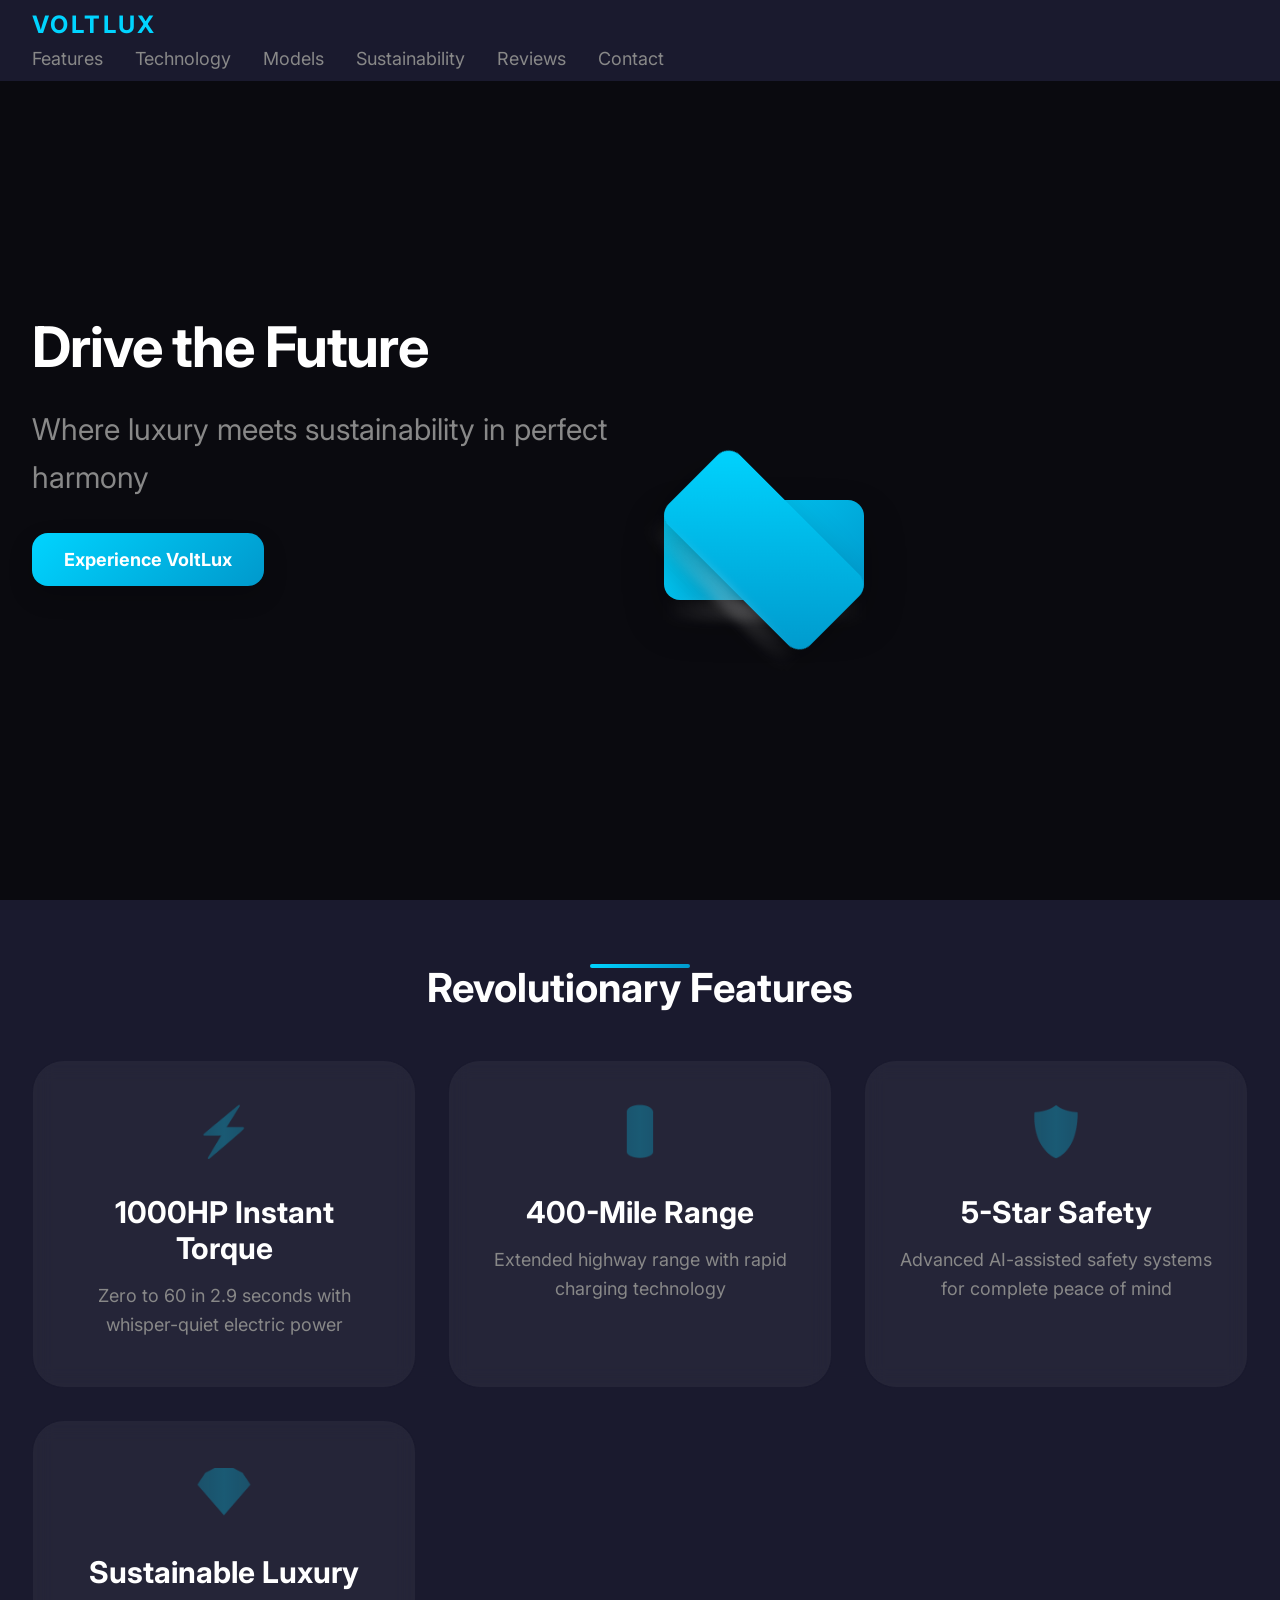
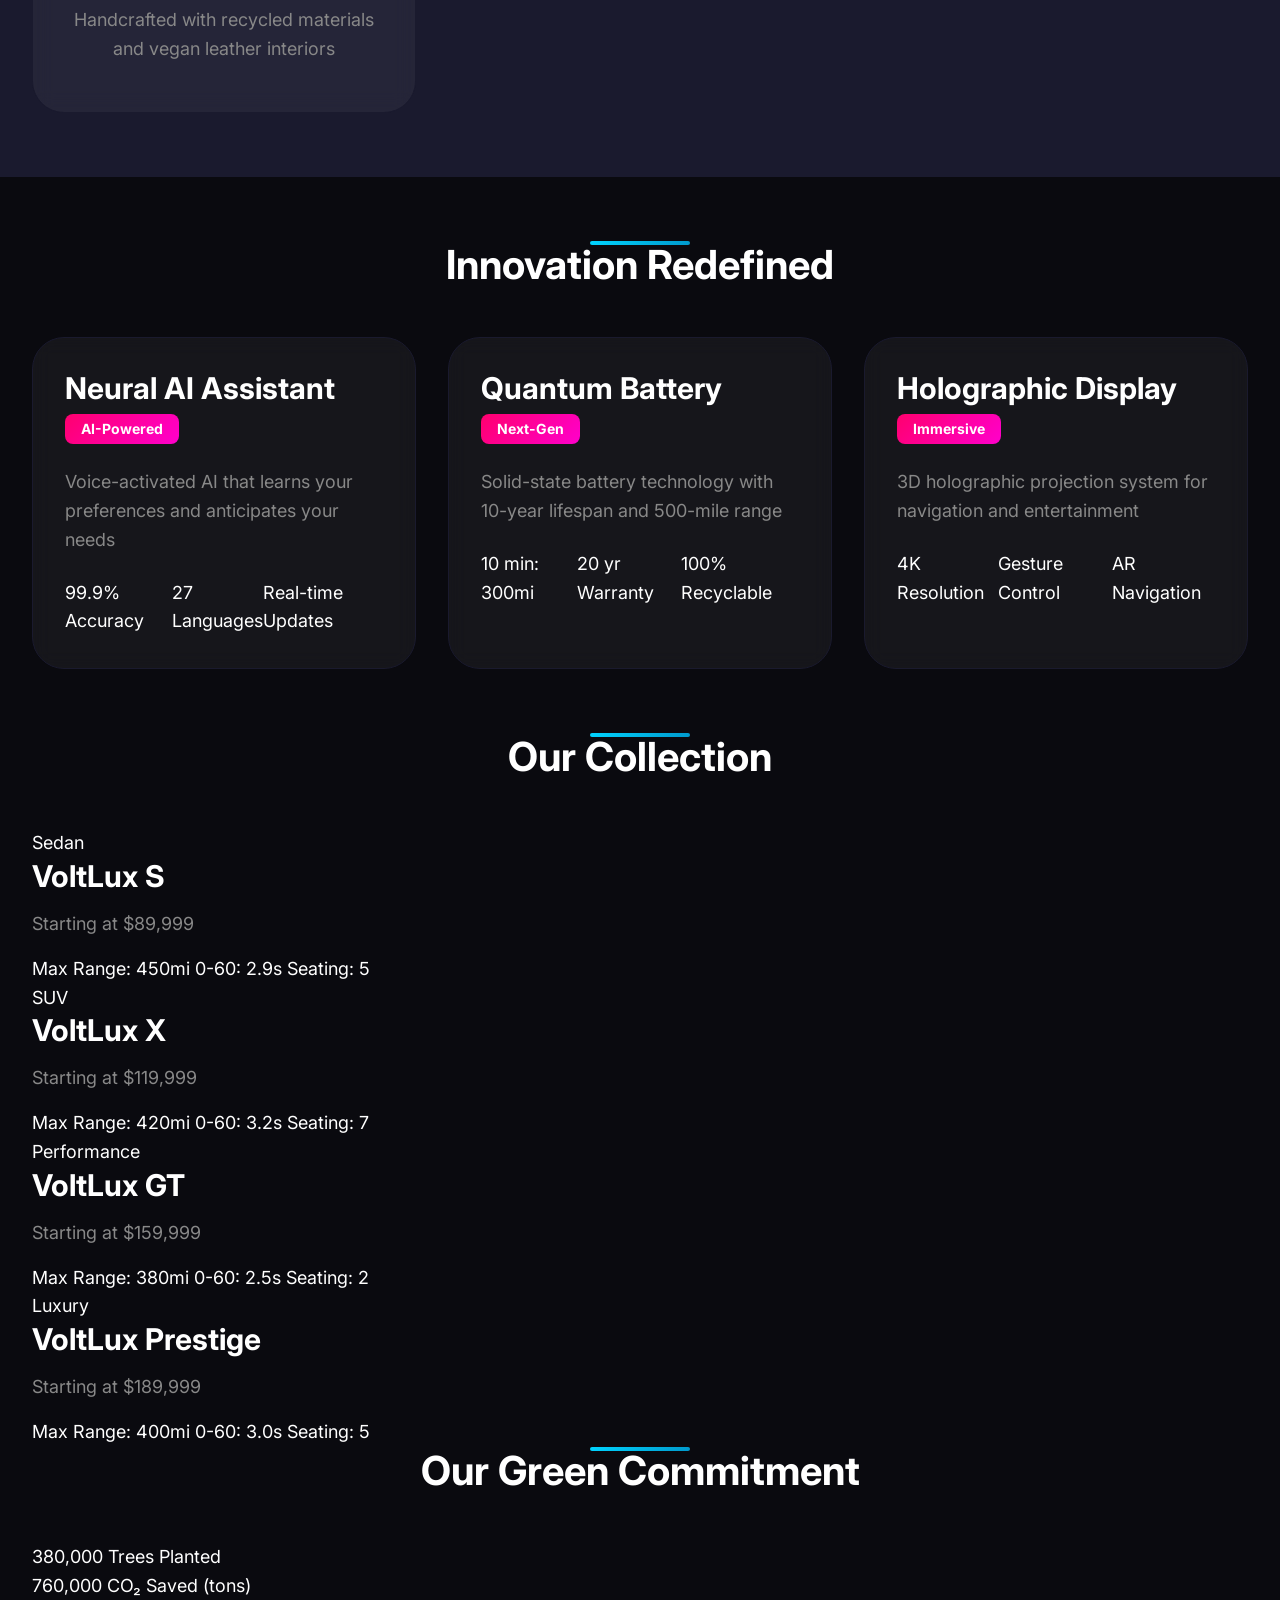
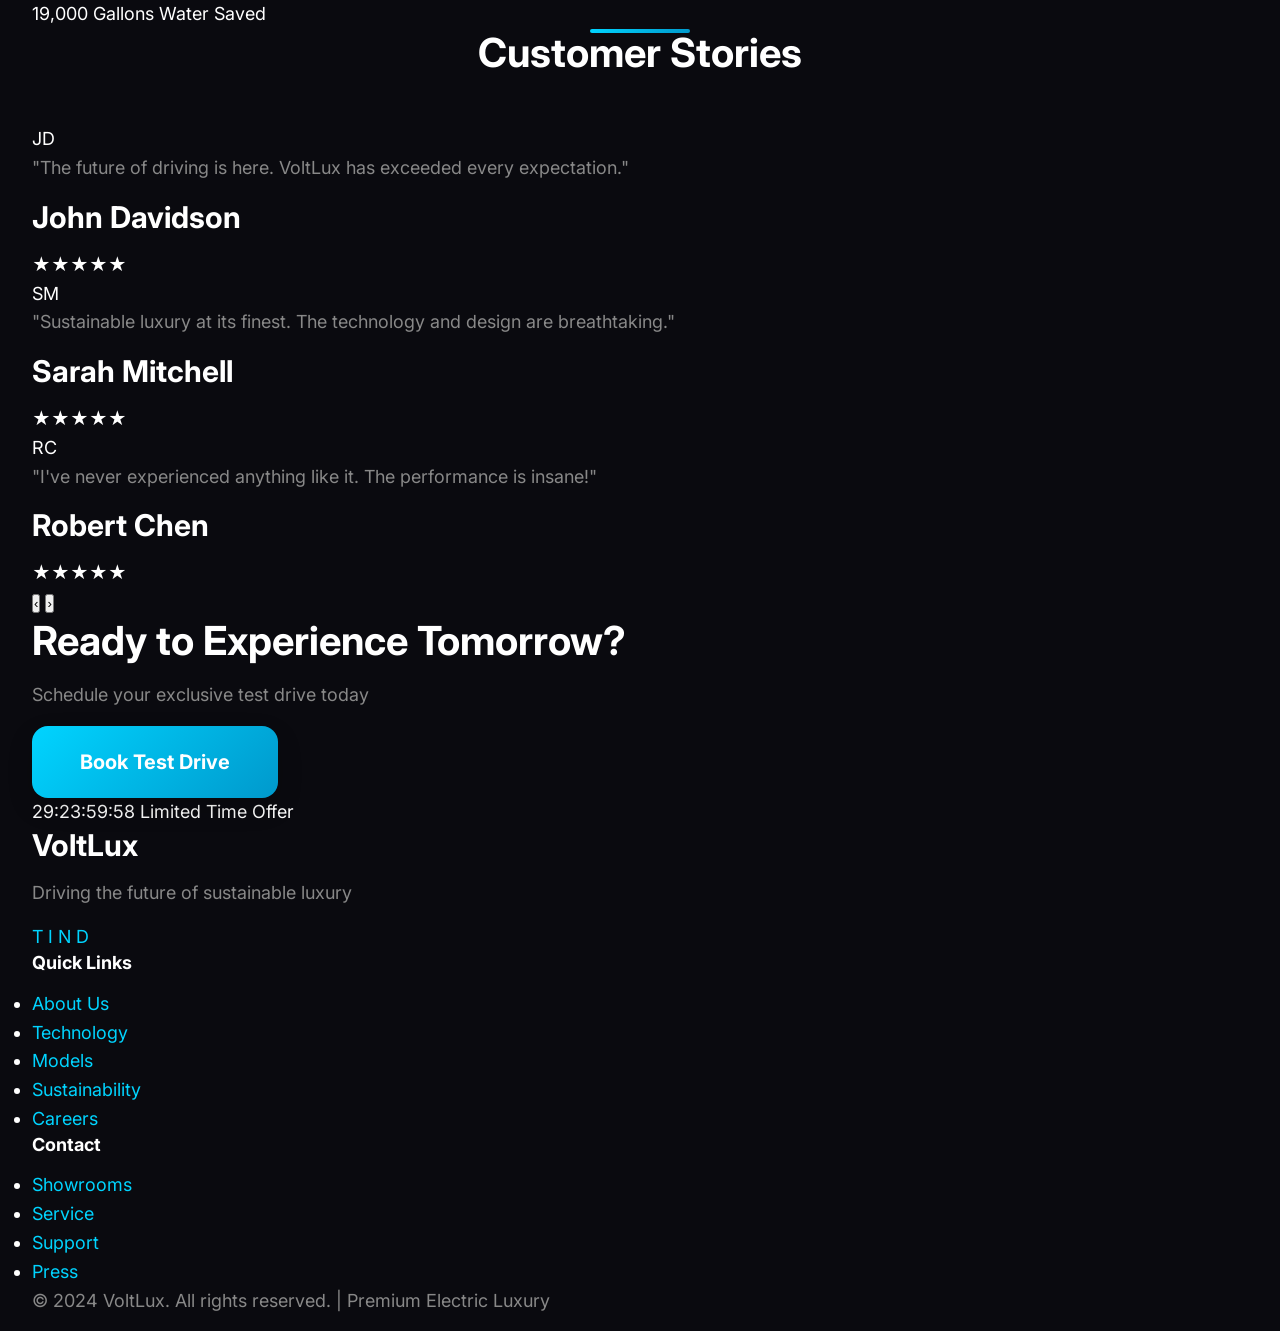
<file: output/website_for_electric_cars/index.html>
<!DOCTYPE html>
<html lang="en">
<head>
    <meta charset="UTF-8">
    <meta name="viewport" content="width=device-width, initial-scale=1.0">
    <title>VoltLux - Premium Electric Vehicle Experience</title>
    <link rel="stylesheet" href="style.css">
    <link rel="preconnect" href="https://fonts.googleapis.com">
    <link rel="preconnect" href="https://fonts.gstatic.com" crossorigin>
    <link href="https://fonts.googleapis.com/css2?family=Inter:wght@400;600;700;800&display=swap" rel="stylesheet">
</head>
<body>
    <header class="header">
        <nav class="nav">
            <div class="nav-container">
                <div class="logo">VOLTLUX</div>
                <ul class="nav-links">
                    <li><a href="#features">Features</a></li>
                    <li><a href="#technology">Technology</a></li>
                    <li><a href="#models">Models</a></li>
                    <li><a href="#sustainability">Sustainability</a></li>
                    <li><a href="#testimonials">Reviews</a></li>
                    <li><a href="#contact">Contact</a></li>
                </ul>
                <button class="hamburger" aria-label="Toggle menu">
                    <span class="hamburger-line"></span>
                    <span class="hamburger-line"></span>
                    <span class="hamburger-line"></span>
                </button>
            </div>
        </nav>
    </header>

    <main>
        <section class="hero">
            <div class="hero-container">
                <div class="hero-content">
                    <h1 class="hero-title">Drive the Future</h1>
                    <p class="hero-subtitle">Where luxury meets sustainability in perfect harmony</p>
                    <button class="btn btn-primary">Experience VoltLux</button>
                </div>
                <div class="hero-visual">
                    <div class="vehicle-showcase">
                        <div class="vehicle-model voltlux-sedan">
                            <div class="vehicle-reflection"></div>
                        </div>
                        <div class="vehicle-model voltlux-suv">
                            <div class="vehicle-reflection"></div>
                        </div>
                    </div>
                </div>
            </div>
        </section>

        <section id="features" class="features">
            <div class="container">
                <h2 class="section-title">Revolutionary Features</h2>
                <div class="features-grid">
                    <div class="feature-card">
                        <div class="feature-icon">⚡</div>
                        <h3>1000HP Instant Torque</h3>
                        <p>Zero to 60 in 2.9 seconds with whisper-quiet electric power</p>
                    </div>
                    <div class="feature-card">
                        <div class="feature-icon">🔋</div>
                        <h3>400-Mile Range</h3>
                        <p>Extended highway range with rapid charging technology</p>
                    </div>
                    <div class="feature-card">
                        <div class="feature-icon">🛡️</div>
                        <h3>5-Star Safety</h3>
                        <p>Advanced AI-assisted safety systems for complete peace of mind</p>
                    </div>
                    <div class="feature-card">
                        <div class="feature-icon">💎</div>
                        <h3>Sustainable Luxury</h3>
                        <p>Handcrafted with recycled materials and vegan leather interiors</p>
                    </div>
                </div>
            </div>
        </section>

        <section id="technology" class="technology">
            <div class="container">
                <h2 class="section-title">Innovation Redefined</h2>
                <div class="tech-showcase">
                    <div class="tech-item">
                        <div class="tech-header">
                            <h3>Neural AI Assistant</h3>
                            <span class="tech-badge">AI-Powered</span>
                        </div>
                        <div class="tech-content">
                            <p>Voice-activated AI that learns your preferences and anticipates your needs</p>
                            <div class="tech-stats">
                                <div class="stat">99.9% Accuracy</div>
                                <div class="stat">27 Languages</div>
                                <div class="stat">Real-time Updates</div>
                            </div>
                        </div>
                    </div>
                    <div class="tech-item">
                        <div class="tech-header">
                            <h3>Quantum Battery</h3>
                            <span class="tech-badge">Next-Gen</span>
                        </div>
                        <div class="tech-content">
                            <p>Solid-state battery technology with 10-year lifespan and 500-mile range</p>
                            <div class="tech-stats">
                                <div class="stat">10 min: 300mi</div>
                                <div class="stat">20 yr Warranty</div>
                                <div class="stat">100% Recyclable</div>
                            </div>
                        </div>
                    </div>
                    <div class="tech-item">
                        <div class="tech-header">
                            <h3>Holographic Display</h3>
                            <span class="tech-badge">Immersive</span>
                        </div>
                        <div class="tech-content">
                            <p>3D holographic projection system for navigation and entertainment</p>
                            <div class="tech-stats">
                                <div class="stat">4K Resolution</div>
                                <div class="stat">Gesture Control</div>
                                <div class="stat">AR Navigation</div>
                            </div>
                        </div>
                    </div>
                </div>
            </div>
        </section>

        <section id="models" class="models">
            <div class="container">
                <h2 class="section-title">Our Collection</h2>
                <div class="models-grid">
                    <div class="model-card voltlux-sedan">
                        <div class="model-badge">Sedan</div>
                        <h3>VoltLux S</h3>
                        <p>Starting at $89,999</p>
                        <div class="model-features">
                            <span>Max Range: 450mi</span>
                            <span>0-60: 2.9s</span>
                            <span>Seating: 5</span>
                        </div>
                    </div>
                    <div class="model-card voltlux-suv">
                        <div class="model-badge">SUV</div>
                        <h3>VoltLux X</h3>
                        <p>Starting at $119,999</p>
                        <div class="model-features">
                            <span>Max Range: 420mi</span>
                            <span>0-60: 3.2s</span>
                            <span>Seating: 7</span>
                        </div>
                    </div>
                    <div class="model-card voltlux-sedan">
                        <div class="model-badge">Performance</div>
                        <h3>VoltLux GT</h3>
                        <p>Starting at $159,999</p>
                        <div class="model-features">
                            <span>Max Range: 380mi</span>
                            <span>0-60: 2.5s</span>
                            <span>Seating: 2</span>
                        </div>
                    </div>
                    <div class="model-card voltlux-suv">
                        <div class="model-badge">Luxury</div>
                        <h3>VoltLux Prestige</h3>
                        <p>Starting at $189,999</p>
                        <div class="model-features">
                            <span>Max Range: 400mi</span>
                            <span>0-60: 3.0s</span>
                            <span>Seating: 5</span>
                        </div>
                    </div>
                </div>
            </div>
        </section>

        <section id="sustainability" class="sustainability">
            <div class="container">
                <h2 class="section-title">Our Green Commitment</h2>
                <div class="sustainability-visual">
                    <div class="impact-counter">
                        <span class="impact-number" data-target="500000">0</span>
                        <span class="impact-label">Trees Planted</span>
                    </div>
                    <div class="impact-counter">
                        <span class="impact-number" data-target="1000000">0</span>
                        <span class="impact-label">CO₂ Saved (tons)</span>
                    </div>
                    <div class="impact-counter">
                        <span class="impact-number" data-target="25000">0</span>
                        <span class="impact-label">Gallons Water Saved</span>
                    </div>
                </div>
            </div>
        </section>

        <section id="testimonials" class="testimonials">
            <div class="container">
                <h2 class="section-title">Customer Stories</h2>
                <div class="testimonial-carousel">
                    <div class="testimonial-card active">
                        <div class="testimonial-avatar">JD</div>
                        <div class="testimonial-content">
                            <p>"The future of driving is here. VoltLux has exceeded every expectation."</p>
                            <h3>John Davidson</h3>
                            <div class="testimonial-rating">★★★★★</div>
                        </div>
                    </div>
                    <div class="testimonial-card">
                        <div class="testimonial-avatar">SM</div>
                        <div class="testimonial-content">
                            <p>"Sustainable luxury at its finest. The technology and design are breathtaking."</p>
                            <h3>Sarah Mitchell</h3>
                            <div class="testimonial-rating">★★★★★</div>
                        </div>
                    </div>
                    <div class="testimonial-card">
                        <div class="testimonial-avatar">RC</div>
                        <div class="testimonial-content">
                            <p>"I've never experienced anything like it. The performance is insane!"</p>
                            <h3>Robert Chen</h3>
                            <div class="testimonial-rating">★★★★★</div>
                        </div>
                    </div>
                </div>
                <div class="testimonial-controls">
                    <button class="testimonial-prev">‹</button>
                    <button class="testimonial-next">›</button>
                </div>
            </div>
        </section>

        <section class="cta-section">
            <div class="container">
                <div class="cta-content">
                    <h2>Ready to Experience Tomorrow?</h2>
                    <p>Schedule your exclusive test drive today</p>
                    <button class="btn btn-primary btn-large">Book Test Drive</button>
                    <div class="cta-countdown">
                        <span class="countdown-timer">00:00:00</span>
                        <span class="countdown-label">Limited Time Offer</span>
                    </div>
                </div>
            </div>
        </section>
    </main>

    <footer class="footer">
        <div class="container">
            <div class="footer-content">
                <div class="footer-column">
                    <h3>VoltLux</h3>
                    <p>Driving the future of sustainable luxury</p>
                    <div class="social-links">
                        <a href="#" class="social-link">T</a>
                        <a href="#" class="social-link">I</a>
                        <a href="#" class="social-link">N</a>
                        <a href="#" class="social-link">D</a>
                    </div>
                </div>
                <div class="footer-column">
                    <h4>Quick Links</h4>
                    <ul>
                        <li><a href="#">About Us</a></li>
                        <li><a href="#">Technology</a></li>
                        <li><a href="#">Models</a></li>
                        <li><a href="#">Sustainability</a></li>
                        <li><a href="#">Careers</a></li>
                    </ul>
                </div>
                <div class="footer-column">
                    <h4>Contact</h4>
                    <ul>
                        <li><a href="#">Showrooms</a></li>
                        <li><a href="#">Service</a></li>
                        <li><a href="#">Support</a></li>
                        <li><a href="#">Press</a></li>
                    </ul>
                </div>
            </div>
            <div class="footer-bottom">
                <p>&copy; 2024 VoltLux. All rights reserved. | Premium Electric Luxury</p>
            </div>
        </div>
    </footer>

    <script src="script.js" defer></script>
</body>
</html>
</file>
<file: output/website_for_electric_cars/style.css>
:root {
  /* Color Palette */
  --bg-primary: #0A0A0F;
  --bg-secondary: #1A1A2E;
  --bg-glass: rgba(255, 255, 255, 0.05);
  --text-primary: #FFFFFF;
  --text-muted: #888888;
  --border-color: #1A1A2E;
  --primary-color: #00D4FF;
  --secondary-color: #FF006E;
  --accent-color: #FFBE0B;
  --glow-color: rgba(0, 212, 255, 0.3);
  
  /* Typography */
  --font-family: 'Inter', -apple-system, BlinkMacSystemFont, 'Segoe UI', sans-serif;
  --font-size-h1: clamp(2.5rem, 5vw, 3.5rem);
  --font-size-h2: clamp(2rem, 4vw, 2.5rem);
  --font-size-h3: clamp(1.5rem, 3vw, 1.875rem);
  --font-size-p: clamp(1rem, 2vw, 1.125rem);
  --font-size-small: clamp(0.875rem, 1.5vw, 0.875rem);
  --font-weight-bold: 700;
  --font-weight-normal: 400;
  --line-height-tight: 1.2;
  --line-height-normal: 1.6;
  
  /* Spacing Scale */
  --space-xs: 0.25rem;
  --space-sm: 0.5rem;
  --space-md: 1rem;
  --space-lg: 1.5rem;
  --space-xl: 2rem;
  --space-xxl: 3rem;
  --space-xxxl: 4rem;
  
  /* Border Radius */
  --radius-sm: 0.5rem;
  --radius-md: 1rem;
  --radius-lg: 2rem;
  --radius-xl: 3rem;
  --radius-full: 9999px;
  
  /* Transitions */
  --transition-fast: 0.2s ease;
  --transition-normal: 0.3s ease;
  --transition-slow: 0.6s ease;
  
  /* Shadows */
  --shadow-sm: 0 4px 6px rgba(0, 0, 0, 0.1);
  --shadow-md: 0 10px 25px rgba(0, 0, 0, 0.2);
  --shadow-lg: 0 20px 40px rgba(0, 0, 0, 0.3);
  --shadow-glow: 0 0 20px var(--glow-color);
  
  /* Gradients */
  --gradient-primary: linear-gradient(135deg, #00D4FF 0%, #0099CC 100%);
  --gradient-secondary: linear-gradient(135deg, #FF006E 0%, #FF00CC 100%);
  --gradient-glow: linear-gradient(90deg, transparent, var(--glow-color), transparent);
  --gradient-glass: linear-gradient(180deg, rgba(255, 255, 255, 0.03) 0%, rgba(255, 255, 255, 0.1) 100%);
}

* {
  margin: 0;
  padding: 0;
  box-sizing: border-box;
}

html {
  scroll-behavior: smooth;
  font-size: 16px;
}

body {
  font-family: var(--font-family);
  font-size: var(--font-size-p);
  line-height: var(--line-height-normal);
  color: var(--text-primary);
  background: var(--bg-primary);
  overflow-x: hidden;
  -webkit-font-smoothing: antialiased;
  -moz-osx-font-smoothing: grayscale;
}

.container {
  max-width: 1400px;
  margin: 0 auto;
  padding: 0 var(--space-xl);
}

/* Typography */
h1, h2, h3, h4, h5, h6 {
  font-weight: var(--font-weight-bold);
  line-height: var(--line-height-tight);
  color: var(--text-primary);
  margin-bottom: var(--space-md);
}

h1 {
  font-size: var(--font-size-h1);
  letter-spacing: -0.02em;
}

h2 {
  font-size: var(--font-size-h2);
}

h3 {
  font-size: var(--font-size-h3);
}

p {
  margin-bottom: var(--space-md);
  color: var(--text-muted);
}

a {
  color: var(--primary-color);
  text-decoration: none;
  transition: color var(--transition-fast);
}

a:hover {
  color: var(--secondary-color);
}

/* Buttons */
.btn {
  display: inline-flex;
  align-items: center;
  justify-content: center;
  padding: var(--space-md) var(--space-xl);
  border: none;
  border-radius: var(--radius-md);
  font-family: var(--font-family);
  font-size: var(--font-size-p);
  font-weight: var(--font-weight-bold);
  cursor: pointer;
  transition: all var(--transition-normal);
  position: relative;
  overflow: hidden;
}

.btn::before {
  content: '';
  position: absolute;
  top: 0;
  left: -100%;
  width: 100%;
  height: 100%;
  background: linear-gradient(90deg, transparent, rgba(255, 255, 255, 0.2), transparent);
  transition: left 0.5s ease;
}

.btn:hover::before {
  left: 100%;
}

.btn-primary {
  background: var(--gradient-primary);
  color: white;
  box-shadow: var(--shadow-md);
}

.btn-primary:hover {
  transform: translateY(-2px);
  box-shadow: var(--shadow-glow);
  color: white;
}

.btn-secondary {
  background: transparent;
  color: var(--text-primary);
  border: 2px solid var(--primary-color);
}

.btn-secondary:hover {
  background: var(--primary-color);
  color: white;
  transform: translateY(-2px);
}

.btn-large {
  padding: var(--space-lg) var(--space-xxl);
  font-size: 1.25rem;
}

/* Header & Navigation */
.header {
  position: fixed;
  top: 0;
  left: 0;
  right: 0;
  z-index: 1000;
  background: var(--bg-secondary);
  backdrop-filter: blur(10px);
  backdrop-filter: var(--bg-glass);
  border-bottom: 1px solid var(--border-color);
  transition: all var(--transition-normal);
}

.nav {
  display: flex;
  align-items: center;
  justify-content: space-between;
  height: 80px;
  padding: 0 var(--space-xl);
  max-width: 1400px;
  margin: 0 auto;
}

.logo {
  font-size: 1.5rem;
  font-weight: var(--font-weight-bold);
  color: var(--primary-color);
  letter-spacing: 0.1em;
}

.nav-links {
  display: flex;
  list-style: none;
  gap: var(--space-xl);
}

.nav-links a {
  position: relative;
  color: var(--text-muted);
  transition: color var(--transition-fast);
}

.nav-links a::after {
  content: '';
  position: absolute;
  bottom: -4px;
  left: 0;
  width: 0;
  height: 2px;
  background: var(--primary-color);
  transition: width var(--transition-normal);
}

.nav-links a:hover {
  color: var(--primary-color);
}

.nav-links a:hover::after {
  width: 100%;
}

.hamburger {
  display: none;
  flex-direction: column;
  gap: 4px;
  background: none;
  border: none;
  cursor: pointer;
  padding: var(--space-sm);
}

.hamburger-line {
  width: 25px;
  height: 3px;
  background: var(--text-primary);
  transition: all var(--transition-normal);
}

.hamburger.active .hamburger-line:nth-child(1) {
  transform: rotate(45deg) translate(5px, 5px);
}

.hamburger.active .hamburger-line:nth-child(2) {
  opacity: 0;
}

.hamburger.active .hamburger-line:nth-child(3) {
  transform: rotate(-45deg) translate(7px, -6px);
}

/* Mobile Navigation */
.nav-links.active {
  display: flex;
  position: absolute;
  top: 100%;
  left: 0;
  right: 0;
  background: var(--bg-secondary);
  flex-direction: column;
  padding: var(--space-lg);
  gap: var(--space-md);
  border-radius: var(--radius-md);
  box-shadow: var(--shadow-lg);
  opacity: 0;
  visibility: hidden;
  transform: translateY(-10px);
  transition: all var(--transition-normal);
}

.nav-links.active.show {
  opacity: 1;
  visibility: visible;
  transform: translateY(0);
}

/* Hero Section */
.hero {
  min-height: 100vh;
  display: flex;
  align-items: center;
  position: relative;
  overflow: hidden;
}

.hero-container {
  display: grid;
  grid-template-columns: 1fr 1fr;
  gap: var(--space-xxl);
  align-items: center;
  max-width: 1400px;
  margin: 0 auto;
  padding: var(--space-xxxl) var(--space-xl);
}

.hero-content {
  z-index: 2;
}

.hero-title {
  color: var(--text-primary);
  margin-bottom: var(--space-lg);
  animation: fadeInUp 0.8s ease-out;
}

.hero-subtitle {
  color: var(--text-muted);
  margin-bottom: var(--space-xl);
  font-size: var(--font-size-h3);
  animation: fadeInUp 0.8s ease-out 0.2s both;
}

.hero-visual {
  position: relative;
  z-index: 1;
}

.vehicle-showcase {
  perspective: 2000px;
  transform-style: preserve-3d;
  animation: rotate3d 20s infinite linear;
}

.vehicle-model {
  position: absolute;
  width: 200px;
  height: 100px;
  background: linear-gradient(135deg, #00D4FF, #0099CC);
  border-radius: var(--radius-md);
  box-shadow: var(--shadow-lg);
  margin: 50px 0;
}

.vehicle-model:nth-child(1) {
  transform: rotateY(-30deg) translateZ(150px);
  animation: shimmer 3s infinite;
}

.vehicle-model:nth-child(2) {
  transform: rotateY(30deg) translateZ(150px);
  animation: shimmer 3s infinite reverse;
}

.vehicle-reflection {
  position: absolute;
  bottom: -20px;
  left: 50%;
  transform: translateX(-50%);
  width: 100%;
  height: 20px;
  background: linear-gradient(90deg, transparent, rgba(255, 255, 255, 0.2), transparent);
  filter: blur(5px);
}

/* Features Section */
.features {
  padding: var(--space-xxxl) 0;
  background: var(--bg-secondary);
}

.section-title {
  text-align: center;
  margin-bottom: var(--space-xxl);
  color: var(--text-primary);
  position: relative;
}

.section-title::after {
  content: '';
  position: absolute;
  bottom: -var(--space-md);
  left: 50%;
  transform: translateX(-50%);
  width: 100px;
  height: 4px;
  background: var(--gradient-primary);
  border-radius: var(--radius-full);
}

.features-grid {
  display: grid;
  grid-template-columns: repeat(auto-fit, minmax(300px, 1fr));
  gap: var(--space-xl);
  max-width: 1400px;
  margin: 0 auto;
}

.feature-card {
  background: var(--bg-glass);
  border-radius: var(--radius-lg);
  padding: var(--space-xl);
  text-align: center;
  backdrop-filter: blur(10px);
  border: 1px solid var(--border-color);
  transition: all var(--transition-normal);
  animation: fadeInUp 0.6s ease-out;
}

.feature-card:hover {
  transform: translateY(-5px);
  box-shadow: var(--shadow-glow);
  background: var(--bg-glass);
}

.feature-icon {
  font-size: 3rem;
  margin-bottom: var(--space-lg);
  background: var(--gradient-glow);
  -webkit-background-clip: text;
  -webkit-text-fill-color: transparent;
}

.feature-card h3 {
  margin-bottom: var(--space-md);
  color: var(--text-primary);
}

.feature-card p {
  color: var(--text-muted);
}

/* Technology Showcase */
.technology {
  padding: var(--space-xxxl) 0;
  background: var(--bg-primary);
}

.tech-showcase {
  display: grid;
  grid-template-columns: repeat(auto-fit, minmax(350px, 1fr));
  gap: var(--space-xl);
  max-width: 1400px;
  margin: 0 auto;
}

.tech-item {
  background: var(--bg-glass);
  border-radius: var(--radius-lg);
  padding: var(--space-xl);
  backdrop-filter: blur(10px);
  border: 1px solid var(--border-color);
  transition: all var(--transition-normal);
}

.tech-item:hover {
  transform: translateY(-5px);
  box-shadow: var(--shadow-glow);
}

.tech-header {
  margin-bottom: var(--space-lg);
}

.tech-header h3 {
  margin-bottom: var(--space-sm);
  color: var(--text-primary);
}

.tech-badge {
  display: inline-block;
  padding: var(--space-xs) var(--space-md);
  background: var(--gradient-secondary);
  color: white;
  border-radius: var(--radius-sm);
  font-size: 0.875rem;
  font-weight: var(--font-weight-bold);
}

.tech-content p {
  margin-bottom: var(--space-lg);
  color: var(--text-muted);
}

.tech-stats {
  display: flex;
  gap
</file>
